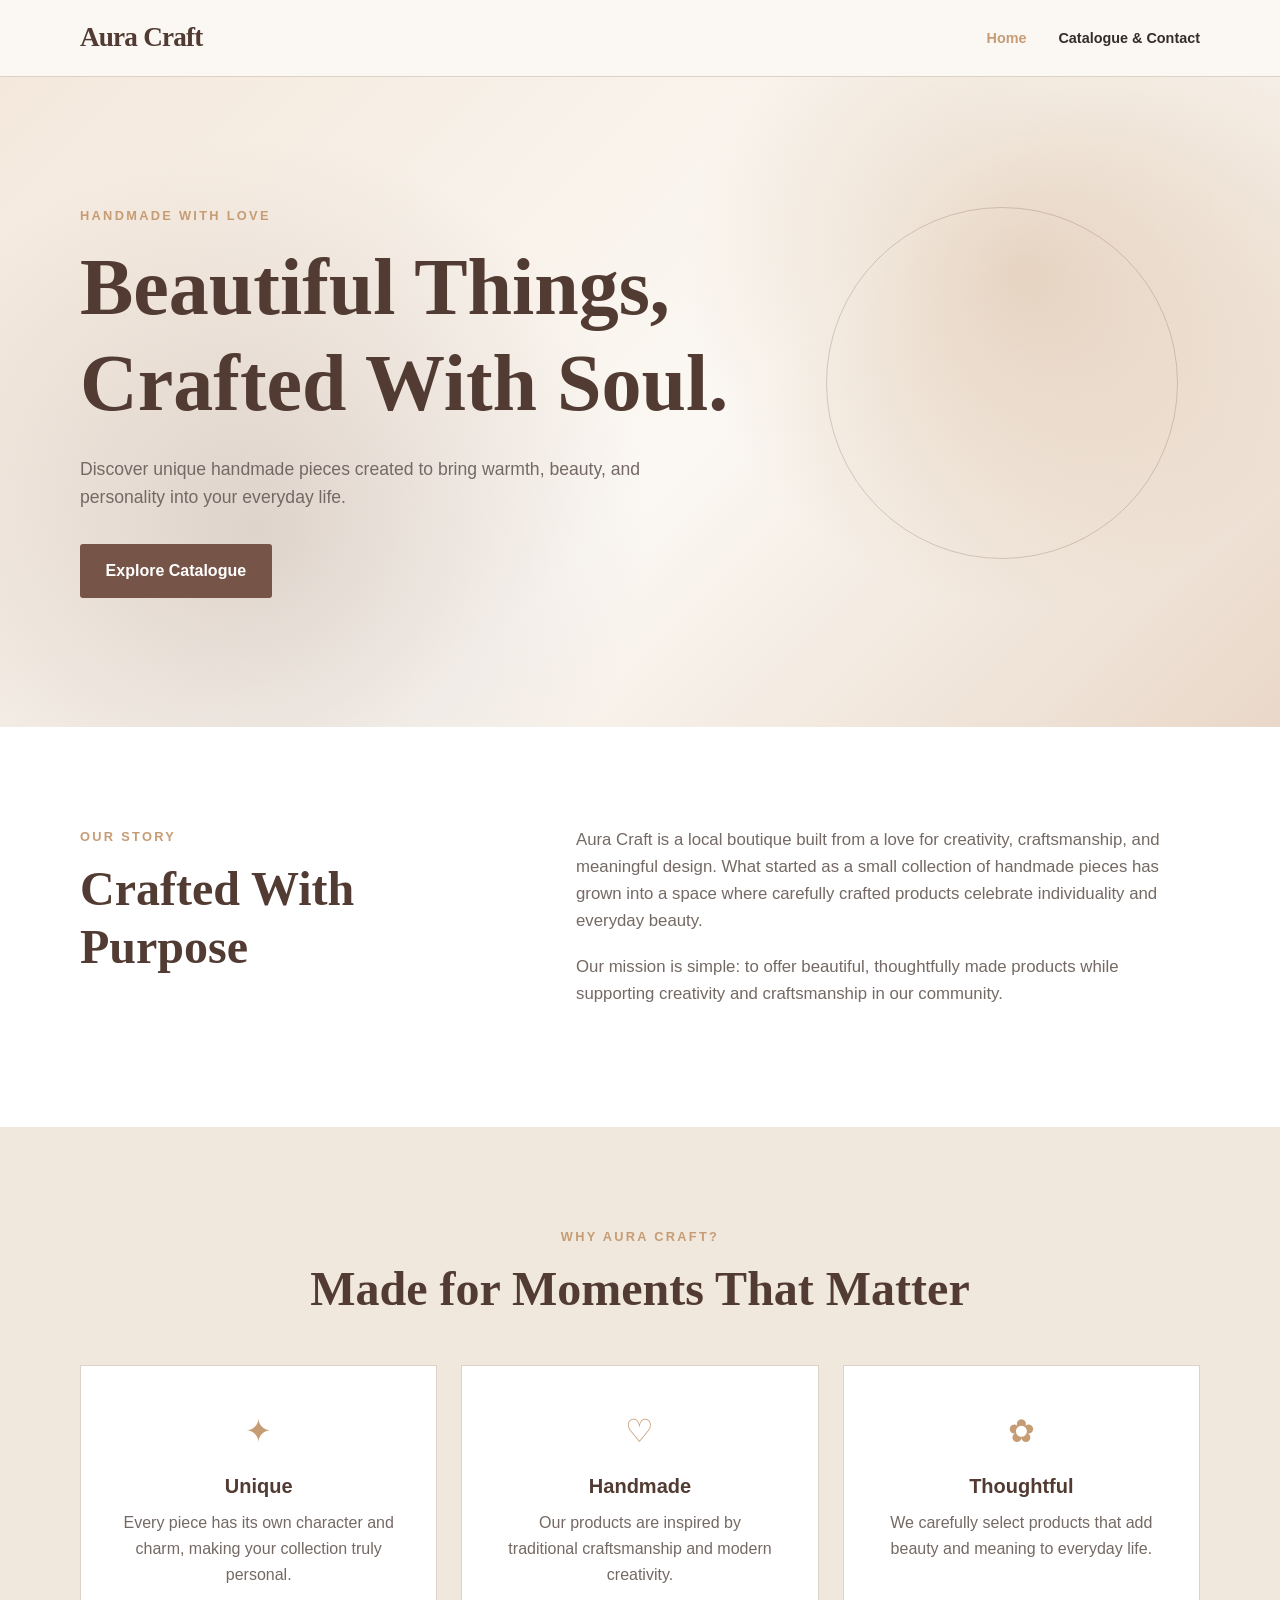
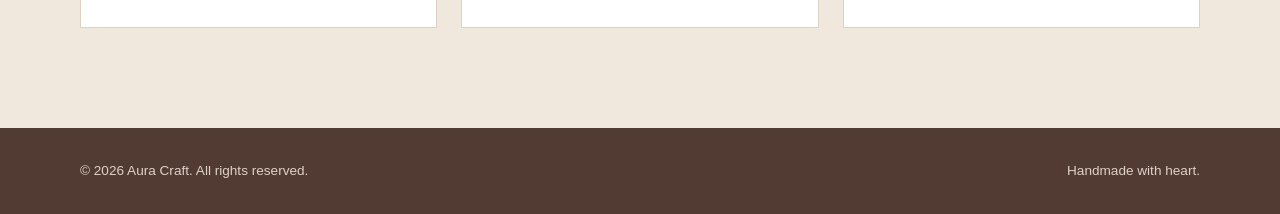
<file: index.html>
<!DOCTYPE html>
<html lang="en">
<head>
    <meta charset="UTF-8">
    <meta name="viewport" content="width=device-width, initial-scale=1.0">
    <meta name="description" content="Aura Craft - Handmade crafts and unique boutique products.">
    <title>Aura Craft | Handmade With Heart</title>
    <link rel="stylesheet" href="style.css">
</head>

<body>

    <header class="site-header">
        <div class="container header-content">
            <a href="index.html" class="logo">Aura Craft</a>

            <nav aria-label="Main navigation">
                <ul class="nav-list">
                    <li><a href="index.html" class="active">Home</a></li>
                    <li><a href="catalog.html">Catalogue & Contact</a></li>
                </ul>
            </nav>
        </div>
    </header>

    <main>

        <section class="hero">
            <div class="hero-content">
                <p class="eyebrow">Handmade with love</p>

                <h1>Beautiful Things, Crafted With Soul.</h1>

                <p class="hero-text">
                    Discover unique handmade pieces created to bring warmth,
                    beauty, and personality into your everyday life.
                </p>

                <a href="catalog.html" class="button">Explore Catalogue</a>
            </div>
        </section>

        <section class="about">
            <div class="container about-content">
                <div class="about-heading">
                    <p class="eyebrow">Our Story</p>
                    <h2>Crafted With Purpose</h2>
                </div>

                <div class="about-text">
                    <p>
                        Aura Craft is a local boutique built from a love for
                        creativity, craftsmanship, and meaningful design.
                        What started as a small collection of handmade pieces
                        has grown into a space where carefully crafted products
                        celebrate individuality and everyday beauty.
                    </p>

                    <p>
                        Our mission is simple: to offer beautiful, thoughtfully
                        made products while supporting creativity and
                        craftsmanship in our community.
                    </p>
                </div>
            </div>
        </section>

        <section class="values">
            <div class="container">
                <div class="section-heading">
                    <p class="eyebrow">Why Aura Craft?</p>
                    <h2>Made for Moments That Matter</h2>
                </div>

                <div class="value-grid">
                    <article class="value-card">
                        <span class="value-icon">✦</span>
                        <h3>Unique</h3>
                        <p>
                            Every piece has its own character and charm,
                            making your collection truly personal.
                        </p>
                    </article>

                    <article class="value-card">
                        <span class="value-icon">♡</span>
                        <h3>Handmade</h3>
                        <p>
                            Our products are inspired by traditional
                            craftsmanship and modern creativity.
                        </p>
                    </article>

                    <article class="value-card">
                        <span class="value-icon">✿</span>
                        <h3>Thoughtful</h3>
                        <p>
                            We carefully select products that add beauty
                            and meaning to everyday life.
                        </p>
                    </article>
                </div>
            </div>
        </section>

    </main>

    <footer class="site-footer">
        <div class="container footer-content">
            <p>&copy; 2026 Aura Craft. All rights reserved.</p>
            <p>Handmade with heart.</p>
        </div>
    </footer>

</body>
</html>
</file>
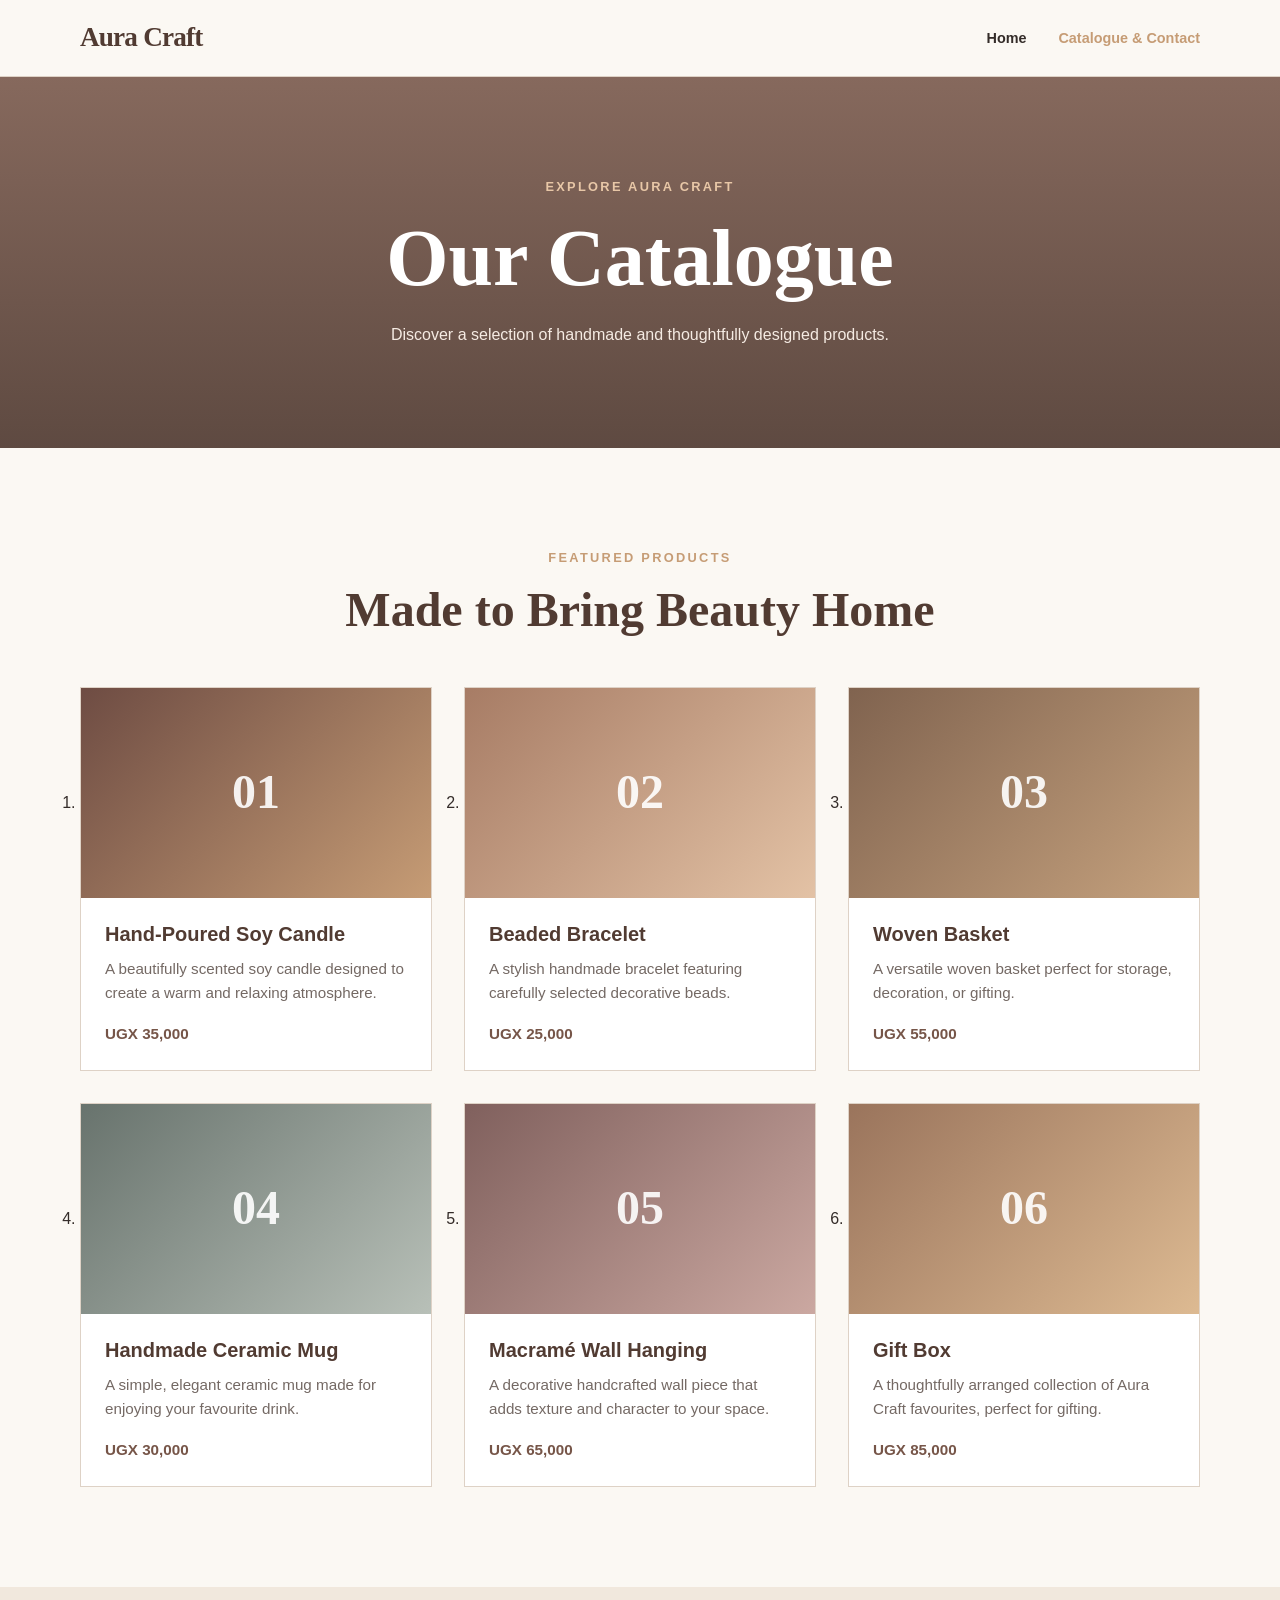
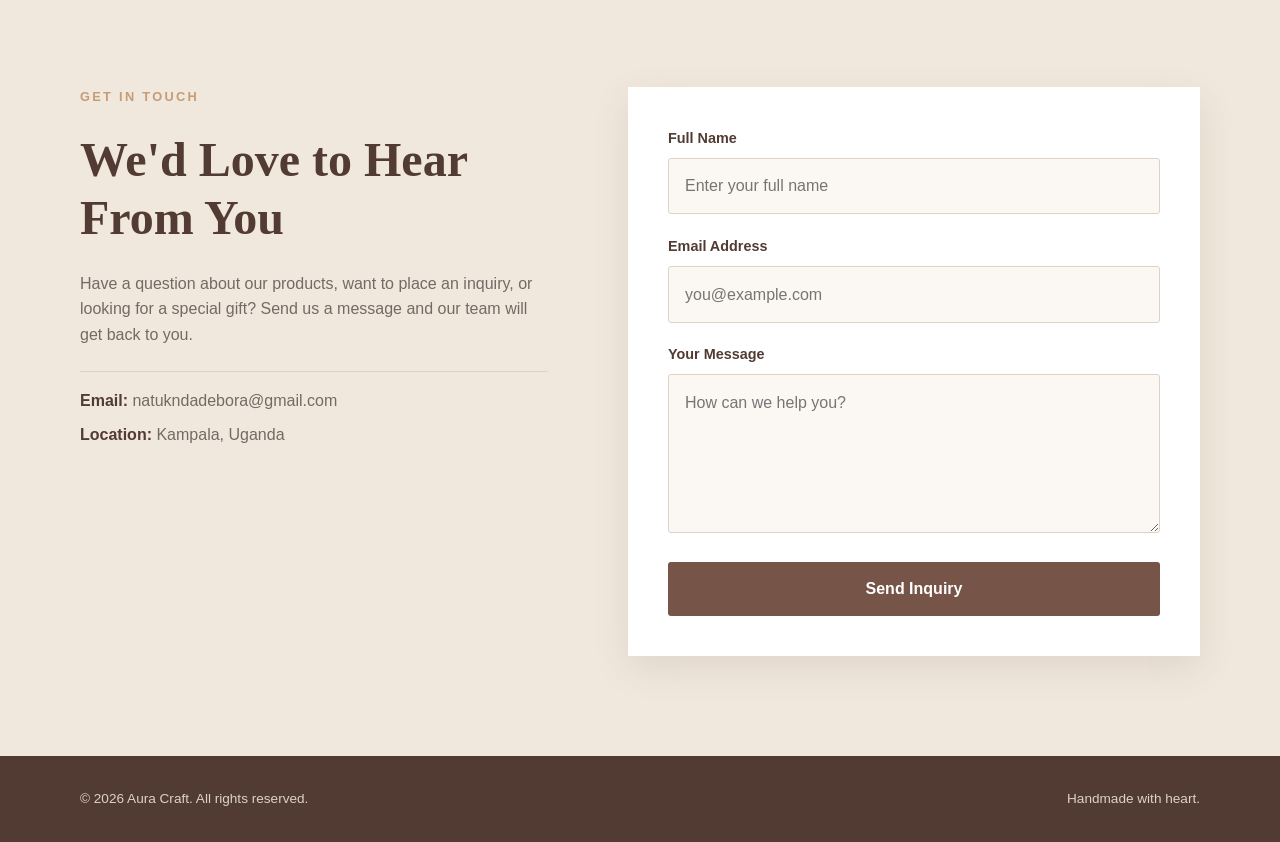
<file: catalog.html>
<!DOCTYPE html>
<html lang="en">
<head>
    <meta charset="UTF-8">
    <meta name="viewport" content="width=device-width, initial-scale=1.0">
    <meta name="description" content="Explore the Aura Craft product catalogue and contact us.">
    <title>Aura Craft | Catalogue & Contact</title>
    <link rel="stylesheet" href="style.css">
</head>

<body>

    <header class="site-header">
        <div class="container header-content">
            <a href="index.html" class="logo">Aura Craft</a>

            <nav aria-label="Main navigation">
                <ul class="nav-list">
                    <li><a href="index.html">Home</a></li>
                    <li><a href="catalog.html" class="active">Catalogue & Contact</a></li>
                </ul>
            </nav>
        </div>
    </header>

    <main>

        <section class="page-banner">
            <div class="container">
                <p class="eyebrow">Explore Aura Craft</p>
                <h1>Our Catalogue</h1>
                <p>
                    Discover a selection of handmade and thoughtfully
                    designed products.
                </p>
            </div>
        </section>

        <section class="catalogue">
            <div class="container">

                <div class="section-heading">
                    <p class="eyebrow">Featured Products</p>
                    <h2>Made to Bring Beauty Home</h2>
                </div>

                <ol class="product-grid">

                    <li>
                        <article class="product-card">
                            <div class="product-image image-one">
                                <span>01</span>
                            </div>

                            <div class="product-info">
                                <h3>Hand-Poured Soy Candle</h3>
                                <p>
                                    A beautifully scented soy candle designed
                                    to create a warm and relaxing atmosphere.
                                </p>
                                <p class="price">UGX 35,000</p>
                            </div>
                        </article>
                    </li>

                    <li>
                        <article class="product-card">
                            <div class="product-image image-two">
                                <span>02</span>
                            </div>

                            <div class="product-info">
                                <h3>Beaded Bracelet</h3>
                                <p>
                                    A stylish handmade bracelet featuring
                                    carefully selected decorative beads.
                                </p>
                                <p class="price">UGX 25,000</p>
                            </div>
                        </article>
                    </li>

                    <li>
                        <article class="product-card">
                            <div class="product-image image-three">
                                <span>03</span>
                            </div>

                            <div class="product-info">
                                <h3>Woven Basket</h3>
                                <p>
                                    A versatile woven basket perfect for
                                    storage, decoration, or gifting.
                                </p>
                                <p class="price">UGX 55,000</p>
                            </div>
                        </article>
                    </li>

                    <li>
                        <article class="product-card">
                            <div class="product-image image-four">
                                <span>04</span>
                            </div>

                            <div class="product-info">
                                <h3>Handmade Ceramic Mug</h3>
                                <p>
                                    A simple, elegant ceramic mug made for
                                    enjoying your favourite drink.
                                </p>
                                <p class="price">UGX 30,000</p>
                            </div>
                        </article>
                    </li>

                    <li>
                        <article class="product-card">
                            <div class="product-image image-five">
                                <span>05</span>
                            </div>

                            <div class="product-info">
                                <h3>Macramé Wall Hanging</h3>
                                <p>
                                    A decorative handcrafted wall piece that
                                    adds texture and character to your space.
                                </p>
                                <p class="price">UGX 65,000</p>
                            </div>
                        </article>
                    </li>

                    <li>
                        <article class="product-card">
                            <div class="product-image image-six">
                                <span>06</span>
                            </div>

                            <div class="product-info">
                                <h3>Gift Box</h3>
                                <p>
                                    A thoughtfully arranged collection of
                                    Aura Craft favourites, perfect for gifting.
                                </p>
                                <p class="price">UGX 85,000</p>
                            </div>
                        </article>
                    </li>

                </ol>

            </div>
        </section>

        <section class="contact">
            <div class="container contact-layout">

                <div class="contact-intro">
                    <p class="eyebrow">Get In Touch</p>
                    <h2>We'd Love to Hear From You</h2>

                    <p>
                        Have a question about our products, want to place an
                        inquiry, or looking for a special gift? Send us a
                        message and our team will get back to you.
                    </p>

                    <div class="contact-details">
                        <p><strong>Email:</strong> natukndadebora@gmail.com</p>
                        <p><strong>Location:</strong> Kampala, Uganda</p>
                    </div>
                </div>

                <div class="contact-form-wrapper">
                    <form action="#" method="post">

                        <div class="form-group">
                            <label for="full-name">Full Name</label>
                            <input
                                type="text"
                                id="full-name"
                                name="full-name"
                                placeholder="Enter your full name"
                                required
                            >
                        </div>

                        <div class="form-group">
                            <label for="email">Email Address</label>
                            <input
                                type="email"
                                id="email"
                                name="email"
                                placeholder="you@example.com"
                                required
                            >
                        </div>

                        <div class="form-group">
                            <label for="message">Your Message</label>
                            <textarea
                                id="message"
                                name="message"
                                rows="5"
                                placeholder="How can we help you?"
                            ></textarea>
                        </div>

                        <button type="submit" class="button">
                            Send Inquiry
                        </button>

                    </form>
                </div>

            </div>
        </section>

    </main>

    <footer class="site-footer">
        <div class="container footer-content">
            <p>&copy; 2026 Aura Craft. All rights reserved.</p>
            <p>Handmade with heart.</p>
        </div>
    </footer>

</body>
</html>
</file>
<file: style.css>
/* =========================================
   AURA CRAFT
   Main Stylesheet
   ========================================= */

/* ---------- RESET ---------- */

* {
    margin: 0;
    padding: 0;
    box-sizing: border-box;
}

html {
    scroll-behavior: smooth;
}

body {
    font-family: Arial, Helvetica, sans-serif;
    line-height: 1.6;
    color: #342c29;
    background-color: #fbf8f3;
}

img {
    max-width: 100%;
    display: block;
}

a {
    color: inherit;
    text-decoration: none;
}

button,
input,
textarea {
    font: inherit;
}


/* ---------- VARIABLES ---------- */

:root {
    --primary: #765548;
    --primary-dark: #513b32;
    --secondary: #c69c75;
    --cream: #fbf8f3;
    --cream-dark: #f1e8dd;
    --white: #ffffff;
    --text: #342c29;
    --muted: #746964;
    --border: #ded2c6;
    --shadow: 0 12px 35px rgba(71, 48, 37, 0.10);
}


/* ---------- GENERAL ---------- */

.container {
    width: min(1120px, 90%);
    margin: 0 auto;
}

.eyebrow {
    color: var(--secondary);
    font-size: 0.8rem;
    font-weight: 700;
    letter-spacing: 0.18em;
    text-transform: uppercase;
    margin-bottom: 0.8rem;
}

h1,
h2,
h3 {
    line-height: 1.2;
}

h1 {
    font-size: clamp(2.5rem, 7vw, 5rem);
}

h2 {
    font-size: clamp(2rem, 4vw, 3rem);
}

h3 {
    font-size: 1.25rem;
}

p {
    color: var(--muted);
}


/* ---------- HEADER ---------- */

.site-header {
    background-color: rgba(251, 248, 243, 0.97);
    border-bottom: 1px solid var(--border);
    position: sticky;
    top: 0;
    z-index: 100;
}

.header-content {
    min-height: 76px;
    display: flex;
    align-items: center;
    justify-content: space-between;
    gap: 2rem;
}

.logo {
    color: var(--primary-dark);
    font-family: Georgia, "Times New Roman", serif;
    font-size: 1.7rem;
    font-weight: bold;
    letter-spacing: -0.03em;
}

.nav-list {
    list-style: none;
    display: flex;
    align-items: center;
    gap: 2rem;
}

.nav-list a {
    color: var(--text);
    font-size: 0.9rem;
    font-weight: 600;
    transition: color 0.3s ease;
}

.nav-list a:hover,
.nav-list a.active {
    color: var(--secondary);
}


/* ---------- HERO ---------- */

.hero {
    min-height: 650px;
    display: flex;
    align-items: center;
    position: relative;
    overflow: hidden;

    background:
        radial-gradient(circle at 80% 30%, rgba(198, 156, 117, 0.35), transparent 30%),
        radial-gradient(circle at 20% 70%, rgba(118, 85, 72, 0.20), transparent 35%),
        linear-gradient(135deg, #f4e8dc, #fbf8f3 55%, #e9d8c9);
}

.hero::after {
    content: "";
    position: absolute;
    width: 350px;
    height: 350px;
    border: 1px solid rgba(118, 85, 72, 0.25);
    border-radius: 50%;
    right: 8%;
    top: 20%;
}

.hero-content {
    width: min(1120px, 90%);
    margin: 0 auto;
    position: relative;
    z-index: 1;
}

.hero h1 {
    max-width: 750px;
    color: var(--primary-dark);
    font-family: Georgia, "Times New Roman", serif;
    margin-bottom: 1.5rem;
}

.hero-text {
    max-width: 580px;
    font-size: 1.1rem;
    margin-bottom: 2rem;
}


/* ---------- BUTTON ---------- */

.button {
    display: inline-block;
    border: none;
    background-color: var(--primary);
    color: var(--white);
    padding: 0.9rem 1.6rem;
    border-radius: 3px;
    font-weight: 700;
    cursor: pointer;
    transition:
        background-color 0.3s ease,
        transform 0.3s ease;
}

.button:hover {
    background-color: var(--primary-dark);
    transform: translateY(-2px);
}


/* ---------- ABOUT ---------- */

.about {
    padding: 100px 0;
    background-color: var(--white);
}

.about-content {
    display: grid;
    grid-template-columns: 0.8fr 1.2fr;
    gap: 5rem;
    align-items: start;
}

.about-heading h2 {
    color: var(--primary-dark);
    font-family: Georgia, "Times New Roman", serif;
}

.about-text p {
    margin-bottom: 1.2rem;
    font-size: 1.05rem;
}


/* ---------- VALUES ---------- */

.values {
    padding: 100px 0;
    background-color: var(--cream-dark);
}

.section-heading {
    text-align: center;
    margin-bottom: 3rem;
}

.section-heading h2 {
    color: var(--primary-dark);
    font-family: Georgia, "Times New Roman", serif;
}

.value-grid {
    display: grid;
    grid-template-columns: repeat(3, 1fr);
    gap: 1.5rem;
}

.value-card {
    padding: 2.5rem;
    background-color: var(--white);
    text-align: center;
    border: 1px solid var(--border);
    transition: transform 0.3s ease, box-shadow 0.3s ease;
}

.value-card:hover {
    transform: translateY(-5px);
    box-shadow: var(--shadow);
}

.value-icon {
    display: block;
    color: var(--secondary);
    font-size: 2rem;
    margin-bottom: 1rem;
}

.value-card h3 {
    color: var(--primary-dark);
    margin-bottom: 0.8rem;
}


/* ---------- PAGE BANNER ---------- */

.page-banner {
    padding: 100px 0;
    text-align: center;
    background:
        linear-gradient(
            rgba(118, 85, 72, 0.88),
            rgba(81, 59, 50, 0.92)
        );
    color: var(--white);
}

.page-banner .eyebrow {
    color: #e8c7a7;
}

.page-banner h1 {
    font-family: Georgia, "Times New Roman", serif;
    margin-bottom: 1rem;
}

.page-banner p:last-child {
    color: #f5ebe3;
    max-width: 600px;
    margin: 0 auto;
}


/* ---------- CATALOGUE ---------- */

.catalogue {
    padding: 100px 0;
}

.product-grid {
    list-style-position: inside;
    display: grid;
    grid-template-columns: repeat(3, 1fr);
    gap: 2rem;
    padding: 0;
}

.product-grid li {
    list-style-position: outside;
}

.product-card {
    height: 100%;
    background-color: var(--white);
    border: 1px solid var(--border);
    overflow: hidden;
    transition:
        transform 0.3s ease,
        box-shadow 0.3s ease;
}

.product-card:hover {
    transform: translateY(-5px);
    box-shadow: var(--shadow);
}

.product-image {
    height: 210px;
    display: flex;
    align-items: center;
    justify-content: center;
    position: relative;
}

.product-image span {
    color: rgba(255, 255, 255, 0.9);
    font-family: Georgia, "Times New Roman", serif;
    font-size: 3rem;
    font-weight: bold;
}

.image-one {
    background: linear-gradient(135deg, #6e4c43, #c69c75);
}

.image-two {
    background: linear-gradient(135deg, #a77c65, #e3c2a5);
}

.image-three {
    background: linear-gradient(135deg, #80634f, #c6a27e);
}

.image-four {
    background: linear-gradient(135deg, #68736d, #b8c0b8);
}

.image-five {
    background: linear-gradient(135deg, #80605d, #cba8a1);
}

.image-six {
    background: linear-gradient(135deg, #9a745c, #ddba92);
}

.product-info {
    padding: 1.5rem;
}

.product-info h3 {
    color: var(--primary-dark);
    margin-bottom: 0.7rem;
}

.product-info p {
    font-size: 0.95rem;
}

.product-info .price {
    color: var(--primary);
    font-weight: 700;
    margin-top: 1rem;
}


/* ---------- CONTACT ---------- */

.contact {
    padding: 100px 0;
    background-color: var(--cream-dark);
}

.contact-layout {
    display: grid;
    grid-template-columns: 0.9fr 1.1fr;
    gap: 5rem;
    align-items: start;
}

.contact-intro h2 {
    color: var(--primary-dark);
    font-family: Georgia, "Times New Roman", serif;
    margin-bottom: 1.5rem;
}

.contact-intro > p {
    margin-bottom: 1.5rem;
}

.contact-details {
    padding-top: 1rem;
    border-top: 1px solid var(--border);
}

.contact-details p {
    margin-bottom: 0.5rem;
}

.contact-details strong {
    color: var(--primary-dark);
}

.contact-form-wrapper {
    background-color: var(--white);
    padding: 2.5rem;
    box-shadow: var(--shadow);
}

.form-group {
    margin-bottom: 1.3rem;
}

.form-group label {
    display: block;
    color: var(--primary-dark);
    font-weight: 700;
    font-size: 0.9rem;
    margin-bottom: 0.5rem;
}

.form-group input,
.form-group textarea {
    width: 100%;
    border: 1px solid var(--border);
    background-color: var(--cream);
    color: var(--text);
    padding: 0.9rem 1rem;
    border-radius: 3px;
    outline: none;
    transition: border-color 0.3s ease;
}

.form-group input:focus,
.form-group textarea:focus {
    border-color: var(--primary);
}

.form-group textarea {
    resize: vertical;
}

.contact-form-wrapper .button {
    width: 100%;
}


/* ---------- FOOTER ---------- */

.site-footer {
    padding: 2rem 0;
    background-color: var(--primary-dark);
}

.footer-content {
    display: flex;
    align-items: center;
    justify-content: space-between;
    gap: 1rem;
}

.site-footer p {
    color: #dfd1c8;
    font-size: 0.85rem;
}


/* ---------- RESPONSIVE DESIGN ---------- */

@media (max-width: 900px) {

    .about-content,
    .contact-layout {
        grid-template-columns: 1fr;
        gap: 3rem;
    }

    .value-grid,
    .product-grid {
        grid-template-columns: repeat(2, 1fr);
    }

    .hero::after {
        right: -100px;
    }
}


@media (max-width: 650px) {

    .header-content {
        flex-direction: column;
        justify-content: center;
        padding: 1rem 0;
        gap: 0.8rem;
    }

    .nav-list {
        gap: 1rem;
    }

    .nav-list a {
        font-size: 0.8rem;
    }

    .hero {
        min-height: 570px;
    }

    .hero h1 {
        font-size: 2.7rem;
    }

    .hero-text {
        font-size: 1rem;
    }

    .about,
    .values,
    .catalogue,
    .contact {
        padding: 70px 0;
    }

    .value-grid,
    .product-grid {
        grid-template-columns: 1fr;
    }

    .contact-form-wrapper {
        padding: 1.5rem;
    }

    .footer-content {
        flex-direction: column;
        text-align: center;
    }
}
</file>
